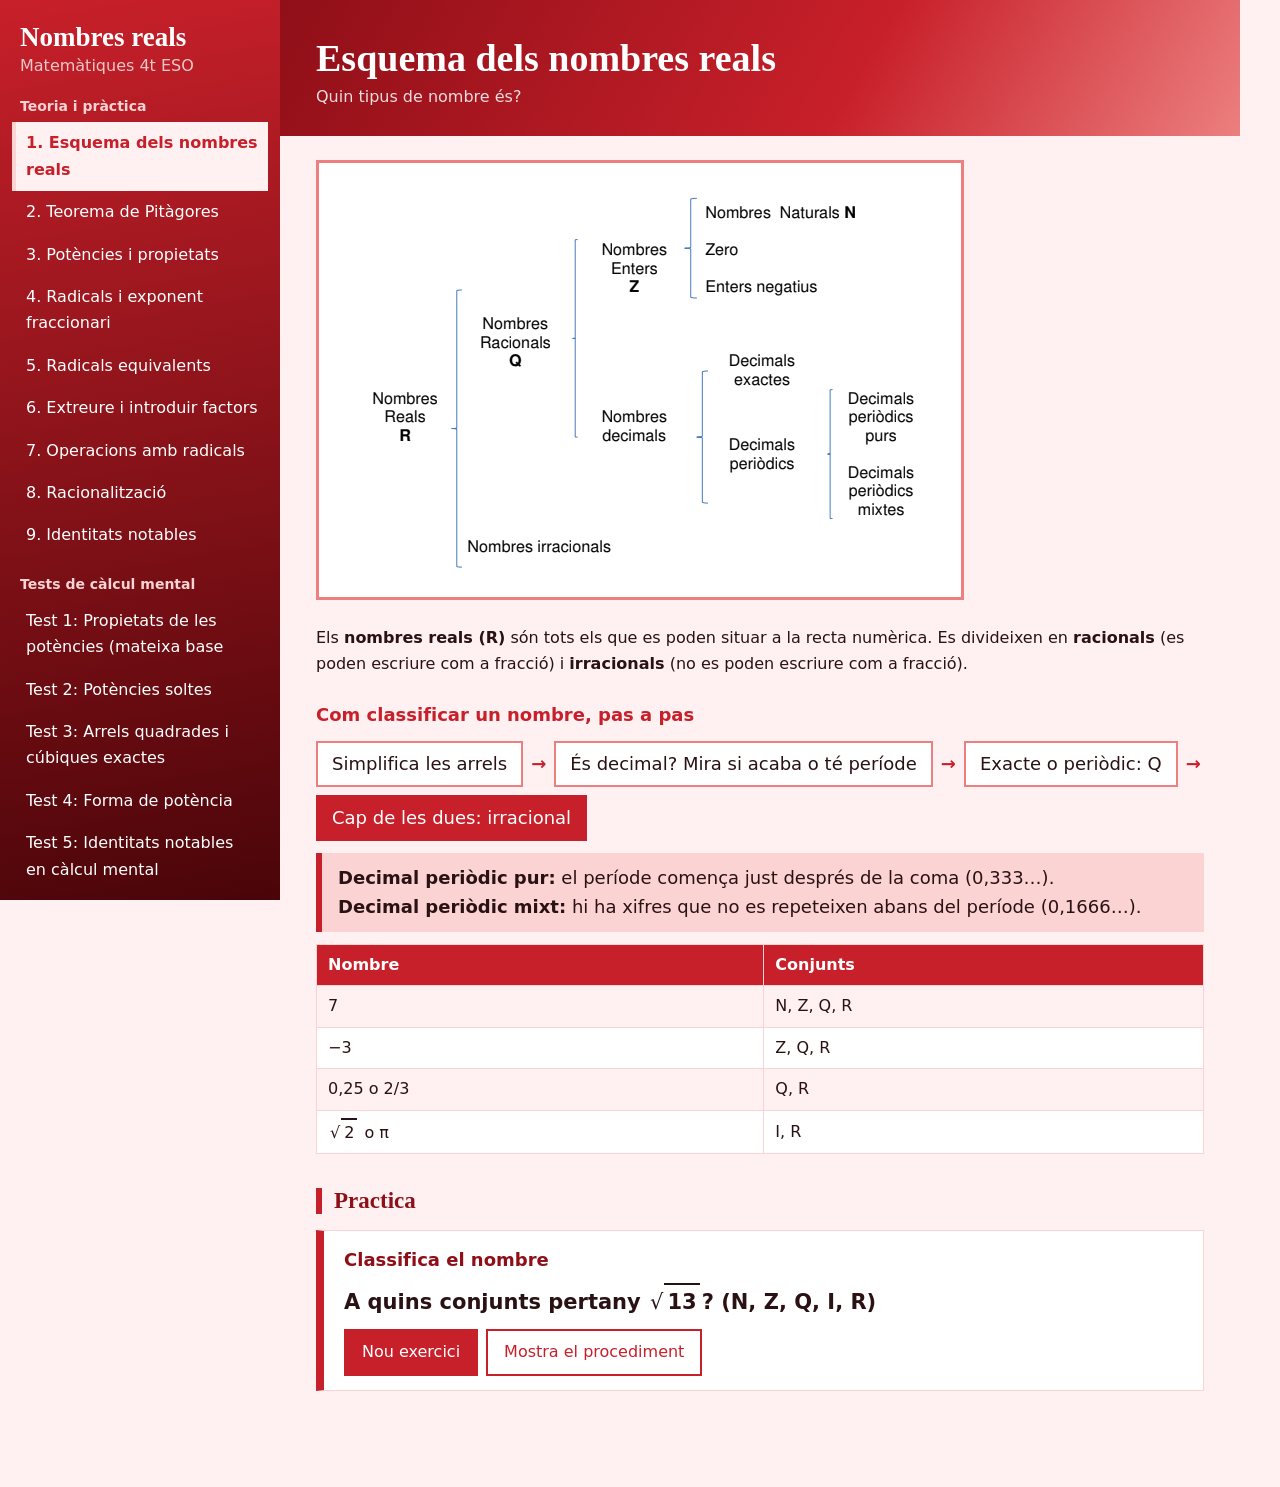
<file: index.html>
<!DOCTYPE html>
<html lang="ca"><head><meta charset="UTF-8"><meta name="viewport" content="width=device-width,initial-scale=1"><title>Matemàtiques 4t ESO - Nombres reals</title>
<style>
:root{--r1:#fff1f1;--r2:#fbd3d3;--r3:#ec7f7f;--r4:#c8202a;--r5:#8f0f18;--r6:#4a0509}
*{box-sizing:border-box}body{margin:0;display:flex;font:16px/1.65 "Segoe UI",system-ui,sans-serif;color:#2a1214;background:var(--r1)}
aside{width:280px;flex:none;background:linear-gradient(170deg,var(--r4),var(--r6));color:#fff;padding:22px 12px;position:sticky;top:0;height:100vh;overflow:auto}
aside h1{font:700 27px Georgia,serif;margin:0 8px}.sub{margin:0 8px 14px;opacity:.75}
nav h5{margin:16px 8px 4px;font-size:14px;color:var(--r2);font-weight:600}
nav button{display:block;width:100%;text-align:left;background:none;border:0;border-left:4px solid transparent;color:#fff;padding:8px 10px;font:inherit;cursor:pointer;transition:.2s}
nav button:hover{background:rgba(255,255,255,.14);padding-left:16px}nav button.on{background:var(--r1);color:var(--r4);border-left-color:var(--r2);font-weight:600}
main{flex:1;min-width:0;max-width:960px;padding:0 36px 80px}
.hero{margin:0 -36px 24px;padding:36px 36px 26px;background:linear-gradient(120deg,var(--r5),var(--r4) 60%,var(--r3));color:#fff;animation:in .5s}
.hero h2{font:700 38px Georgia,serif;margin:0}.hero p{margin:4px 0 0;opacity:.85}
h3{font:700 23px Georgia,serif;color:var(--r5);margin:34px 0 8px;padding-left:12px;border-left:6px solid var(--r4)}
h4{color:var(--r4);margin:22px 0 4px;font-size:18px}
.th>*,.card{animation:in .45s both}.th>*:nth-child(2){animation-delay:.06s}.th>*:nth-child(3){animation-delay:.12s}.th>*:nth-child(n+4){animation-delay:.18s}
@keyframes in{from{opacity:0;transform:translateY(14px)}}
.box{background:var(--r2);border-left:6px solid var(--r4);padding:10px 16px;margin:12px 0;font-size:18px}
.ex{background:#fff;border:1px solid var(--r2);border-top:4px solid var(--r3);padding:8px 16px;margin:12px 0}.ex ol{margin:6px 0;padding-left:22px}.exq{font-weight:600;font-size:18px;color:var(--r5)}
.flow{display:flex;flex-wrap:wrap;align-items:center;gap:8px;margin:12px 0;font-size:18px}.flow span{background:#fff;border:2px solid var(--r3);padding:6px 14px}.flow span:last-child{background:var(--r4);color:#fff;border-color:var(--r4)}.flow em{color:var(--r4);font-style:normal;font-weight:700}
table{border-collapse:collapse;margin:12px 0;background:#fff;width:100%}td,th{border:1px solid var(--r2);padding:7px 11px}th{background:var(--r4);color:#fff;text-align:left}tr:nth-child(even) td{background:var(--r1)}
.figs{display:flex;flex-wrap:wrap;gap:14px}.figs figure{margin:0;background:#fff;border:1px solid var(--r2);padding:8px;text-align:center;flex:1;min-width:210px}figcaption{font-size:14px;color:var(--r5)}
svg text{font:700 15px Georgia,serif;fill:var(--r6)}img.sch{max-width:100%;border:3px solid var(--r3);background:#fff}
.card{background:#fff;border:1px solid var(--r2);border-left:8px solid var(--r4);padding:14px 20px;margin:16px 0}.card h4{margin:0 0 4px;color:var(--r5)}
.q{font-size:21px;margin:8px 0;font-weight:600}.ans ol{margin:8px 0;padding-left:22px}.ans li{animation:in .4s both}.ans li:nth-child(2){animation-delay:.15s}.ans li:nth-child(3){animation-delay:.3s}.ans li:nth-child(n+4){animation-delay:.45s}
.fin{background:var(--r4);color:#fff;padding:8px 14px;margin-top:8px;font-weight:600;font-size:18px}
.bt{display:flex;gap:8px;flex-wrap:wrap;margin-top:10px}.bt button,.tb{padding:8px 16px;font:inherit;cursor:pointer;border:2px solid var(--r4);transition:.2s}.b1,.tb{background:var(--r4);color:#fff}.b2{background:#fff;color:var(--r4)}.bt button:hover,.tb:hover{transform:translateY(-2px);box-shadow:0 4px 0 var(--r6)}
button:focus-visible,input:focus-visible{outline:3px solid #000;outline-offset:2px}
.test ol{padding-left:28px}.test li{margin:12px 0;font-size:19px;padding:4px 8px;border-left:5px solid transparent}.test li.ok{border-color:#1f7a3a;background:#e6f5ea}.test li.ko{border-color:var(--r4);background:var(--r2)}
.test input{width:76px;font:inherit;padding:3px 6px;border:2px solid var(--r4);margin:0 3px}.sc{font:700 24px Georgia,serif;color:var(--r5);margin:10px 0}
.rd{display:inline-flex;align-items:baseline;margin:0 2px}.rd i{font-size:.62em;font-style:normal;position:relative;top:-.5em;margin-right:-1px}.rd b{font-weight:400}.ov{border-top:2px solid currentColor;padding:0 3px;margin-left:1px}
.fr{display:inline-flex;flex-direction:column;text-align:center;vertical-align:middle;margin:0 4px;font-size:.95em;line-height:1.3}.fr>span:first-child{border-bottom:2px solid currentColor;padding:0 5px}
@media(max-width:800px){body{display:block}aside{width:auto;height:auto;position:static}nav{display:flex;flex-wrap:wrap}nav button{width:auto}main{padding:0 16px 60px}.hero{margin:0 -16px 20px;padding:24px 16px}}
@media(prefers-reduced-motion:reduce){*{animation:none!important;transition:none!important}}
</style></head><body>
<aside><h1>Nombres reals</h1><p class="sub">Matemàtiques 4t ESO</p><nav id="nav"></nav></aside><main id="main"></main>
<script>
const R=(a,b)=>Math.floor(Math.random()*(b-a+1))+a,P=a=>a[R(0,a.length-1)];
const sp=(a,e)=>e===1?''+a:a+'<sup>'+e+'</sup>';
const r=(n,x)=>`<span class="rd">${n!=2?'<i>'+n+'</i>':''}<b>√</b><span class="ov">${x}</span></span>`;
const f=(a,b)=>`<span class="fr"><span>${a}</span><span>${b}</span></span>`;
const gcd=(a,b)=>b?gcd(b,a%b):Math.abs(a),lcm=(a,b)=>a*b/gcd(a,b),dc=x=>x.toFixed(2).replace('.',',');
const fac=N=>{const F={};for(let p=2;p*p<=N;p++)while(N%p==0){F[p]=(F[p]||0)+1;N/=p}if(N>1)F[N]=(F[N]||0)+1;return F};
const fs=F=>Object.keys(F).map(p=>sp(p,F[p])).join(' · ');
const simp=(n,N)=>{const F=fac(N);let k=1,m=1;for(const p in F){k*=Math.pow(p,Math.floor(F[p]/n));m*=Math.pow(p,F[p]%n)}return[k,m]};
const T=(k,n,m)=>{const c=Math.abs(k),s=k<0?'−':'';return m==1?s+c:s+(c==1?'':c)+r(n,m)};
const res=(a,b,m)=>{let s=a?(a<0?'−'+(-a):''+a):'';if(b){const c=Math.abs(b);s+=(s?(b<0?' − ':' + '):(b<0?'−':''))+(c==1?'':c)+r(2,m)}return s||'0'};
const fr=(n,d)=>d==1?n:f(n,d),nm=x=>String(x).replace('-','−');
const sq=s=>{const[k,m]=simp(2,s);return m==1?''+k:T(k,2,m)+' ≈ '+dc(Math.sqrt(s))};
const lin=(c1,m1,c2,m2)=>(c1<0?'−':'')+(Math.abs(c1)==1?'':Math.abs(c1))+r(2,m1)+(c2<0?' − ':' + ')+(Math.abs(c2)==1?'':Math.abs(c2))+r(2,m2);

const CL=[['12',0,'Nombre natural.'],['0',1,'El zero no és natural en aquest esquema: és enter.'],['−4',1,'Enter negatiu.'],['0,25',2,'Decimal exacte: 0,25 = 1/4.'],['π',3,'Infinits decimals no periòdics.'],['2,71828… (e)',3,'Infinits decimals no periòdics.']];
const SETS=[['N','Z','Q','R'],['Z','Q','R'],['Q','R'],['I (irracional)','R']];
const cls=()=>{const t=R(0,4);let x,l,rs;
if(t==0)[x,l,rs]=P(CL);
else if(t==1){const N=P([2,3,5,6,7,8,10,11,12,13,14,15,17,18,19,20,21,22,23,24,26,27,28,29,30]);x=r(2,N);l=3;rs=`${r(2,N)} no és una arrel exacta: infinits decimals sense període.`}
else if(t==2){const k=R(2,15),n=Math.random()<.4;x=(n?'−':'')+r(2,k*k);l=n?1:0;rs=`${r(2,k*k)} = ${k}, així que ${n?'és un enter negatiu':'és natural'}.`}
else if(t==3){const q=R(3,9);x=f(R(1,q-1),q);l=2;rs='És una fracció de dos enters: racional.'}
else{const d=R(1,9),e=R(1,9),mx=Math.random()<.5;x=mx?`0,${d}${e}${e}${e}…`:`0,${d}${e}${d}${e}${d}${e}…`;l=2;rs=mx?'Decimal periòdic mixt (hi ha una part no periòdica abans del període): racional.':'Decimal periòdic pur: racional.'}
return{q:'A quins conjunts pertany <b>'+x+'</b>? (N, Z, Q, I, R)',st:['Simplifica si és una arrel exacta, i mira si és fracció, decimal o irracional.',rs],a:SETS[l].join(', ')}};

const pit=()=>{const t=R(0,4);
if(t==0){const a=R(2,12),b=R(2,12),s=a*a+b*b;return{q:`Triangle rectangle amb catets <b>a = ${a}</b> i <b>b = ${b}</b>. Calcula la hipotenusa.`,st:['h² = a² + b²',`h² = ${sp(a,2)} + ${sp(b,2)} = ${a*a} + ${b*b} = ${s}`,`h = ${r(2,s)}`],a:'h = '+sq(s)}}
if(t==1){const h=R(6,15),a=R(2,h-1),s=h*h-a*a;return{q:`Triangle rectangle amb hipotenusa <b>h = ${h}</b> i un catet <b>a = ${a}</b>. Calcula l'altre catet.`,st:['Aïllem el catet: b² = h² − a²',`b² = ${sp(h,2)} − ${sp(a,2)} = ${h*h} − ${a*a} = ${s}`,`b = ${r(2,s)}`],a:'b = '+sq(s)}}
if(t==2){const D=2*R(3,9),d=2*R(3,9),s=(D/2)**2+(d/2)**2,x=Math.sqrt(s);return{q:`Un rombe té diagonals de <b>${D}</b> i <b>${d}</b>. Calcula'n el perímetre.`,st:['Les diagonals es tallen en angle recte i es divideixen per la meitat: apareix un triangle rectangle amb catets D/2 i d/2.',`Catets: ${D}/2 = ${D/2} i ${d}/2 = ${d/2}`,`Costat: x² = ${sp(D/2,2)} + ${sp(d/2,2)} = ${s}, x = ${r(2,s)} ≈ ${dc(x)}`,'Perímetre = 4 · x'],a:'P = 4 · '+sq(s)+' ≈ '+dc(4*x)}}
if(t==3){const l=R(5,20),w=R(2,l-1),s=l*l+w*w;return{q:`Un rectangle fa <b>${l}</b> de llarg i <b>${w}</b> d'ample. Quant mesura la diagonal?`,st:['La diagonal divideix el rectangle en dos triangles rectangles: és la hipotenusa.',`d² = ${sp(l,2)} + ${sp(w,2)} = ${s}`,`d = ${r(2,s)}`],a:'d = '+sq(s)}}
const b=2*R(2,8),s=R(b/2+1,b/2+8),h2=s*s-(b/2)**2;return{q:`Un triangle isòsceles té base <b>${b}</b> i costats iguals de <b>${s}</b>. Calcula'n l'altura.`,st:['L\'altura el divideix en dos triangles rectangles amb base b/2.',`h² = ${sp(s,2)} − ${sp(b/2,2)} = ${s*s} − ${(b/2)**2} = ${h2}`,`h = ${r(2,h2)}`],a:'h = '+sq(h2)}};

const pot=()=>{const t=R(0,4);
if(t==0){const b=R(2,5),e=R(2,5),n=Math.random()<.6,B=n?`(−${b})`:''+b;return{q:`Calcula ${B}<sup>${e}</sup>`,st:[`${B}<sup>${e}</sup> = ${Array(e).fill(B).join(' · ')}`,n?`Base negativa: exponent ${e%2?'senar, resultat negatiu':'parell, resultat positiu'}.`:'Base positiva: resultat positiu.'],a:nm(Math.pow(n?-b:b,e))}}
if(t==1){let p,q;do{p=R(1,4);q=R(2,5)}while(gcd(p,q)>1);const e=R(2,4),n=Math.random()<.5,ng=n&&e%2;return{q:`Calcula (${n?'−':''}${f(p,q)})<sup>${e}</sup>`,st:['(a/b)ⁿ = aⁿ/bⁿ',`Signe: ${ng?'negatiu (base negativa i exponent senar)':'positiu'}`,`${sp(p,e)} = ${p**e} i ${sp(q,e)} = ${q**e}`],a:(ng?'−':'')+f(p**e,q**e)}}
if(t==2){const a=P([2,3,5]),n=R(2,5),m=n+R(1,4);return Math.random()<.5?{q:`Simplifica: ${sp(a,m)} · ${sp(a,n)}`,st:['Mateixa base: se sumen els exponents.',`${m} + ${n} = ${m+n}`],a:`${sp(a,m+n)} = ${a**(m+n)}`}:{q:`Simplifica: ${sp(a,m)} : ${sp(a,n)}`,st:['Mateixa base: es resten els exponents.',`${m} − ${n} = ${m-n}`],a:`${sp(a,m-n)} = ${a**(m-n)}`}}
if(t==3){const a=P([2,3,5]),m=R(2,4),n=R(2,3);return{q:`Simplifica: (${sp(a,m)})<sup>${n}</sup>`,st:['Potència d\'una potència: es multipliquen els exponents.',`${m} · ${n} = ${m*n}`],a:sp(a,m*n)}}
const a=R(2,5),n=R(2,3);return{q:`Escriu amb exponent positiu i calcula: ${sp(a,-n).replace('-','−')}`,st:['a⁻ⁿ = 1/aⁿ',`${sp(a,n)} = ${a**n}`],a:f(1,a**n)}};

const exf=()=>{const t=R(0,2),a=P([2,3,5,7]),n=R(2,5),m=R(1,4),g=gcd(m,n);
if(t==0)return{q:'Expressa amb exponent fraccionari: '+r(n,sp(a,m)),st:['ⁿ√(aᵐ) = a<sup>m/n</sup>: l\'exponent del radicand va al numerador i l\'índex al denominador.',`n = ${n}, m = ${m}`,g>1?`Simplifiquem ${m}/${n} = ${m/g}/${n/g}`:'La fracció ja és irreductible.'],a:`${a}<sup>${m/g}/${n/g}</sup>`};
if(t==1)return{q:`Expressa com a radical: ${a}<sup>${m}/${n}</sup>`,st:['a<sup>m/n</sup> = ⁿ√(aᵐ)','El denominador és l\'índex i el numerador l\'exponent del radicand.'],a:r(n,sp(a,m))};
const b=P([2,3,4,5]),k=P([2,3]),e=R(1,3);return{q:`Calcula: ${Math.pow(b,k)}<sup>${e}/${k}</sup>`,st:[`Descomposem la base: ${Math.pow(b,k)} = ${sp(b,k)}`,`(${sp(b,k)})<sup>${e}/${k}</sup> = ${b}<sup>${k}·${e}/${k}</sup> = ${sp(b,e)}`],a:''+Math.pow(b,e)}};

const eqv=()=>{const t=R(0,2);
if(t==0){const a=P([2,3,5,7]),g=R(2,3),n=g*P([2,3]),m=g*R(1,3),k=gcd(n,m);return{q:`Simplifica el radical: ${r(n,sp(a,m))}`,st:[`mcd(${n}, ${m}) = ${k}`,`Dividim índex i exponent entre ${k}: ${n}/${k} = ${n/k} i ${m}/${k} = ${m/k}`],a:r(n/k,sp(a,m/k))}}
if(t==1){const i=P([2,3,4]),j=P([3,4,6].filter(v=>v!=i)),x=P([2,3,5]),y=P([2,3,5,7]),L=lcm(i,j);return{q:`Redueix a índex comú: ${r(i,x)} i ${r(j,y)}`,st:[`mcm(${i}, ${j}) = ${L}`,`Primer radical: multipliquem índex i exponent per ${L/i}`,`Segon radical: multipliquem índex i exponent per ${L/j}`],a:`${r(L,sp(x,L/i))} i ${r(L,sp(y,L/j))}`}}
const a=P([2,3,5,7]),n=R(2,4),m=R(1,3),k=R(2,3);return{q:`Escriu un radical equivalent a ${r(n,sp(a,m))} d'índex ${n*k}`,st:[`Multipliquem l'índex per ${k}: ${n}·${k} = ${n*k}`,`Multipliquem l'exponent pel mateix nombre: ${m}·${k} = ${m*k}`],a:r(n*k,sp(a,m*k))}};

const ext=()=>{const t=R(0,3);
if(t<2){const n=t?3:2,k=R(2,7),m=P([2,3,5,6,7]),N=Math.pow(k,n)*m,[kk,mm]=simp(n,N);return{q:`Extreu factors: ${r(n,N)}`,st:[`Factoritzem: ${N} = ${fs(fac(N))}`,`Cada factor surt de l'arrel dividint el seu exponent entre l'índex (${n}).`,'Els factors que no arriben a l\'índex es queden dins.'],a:T(kk,n,mm)}}
if(t==2){const n=P([2,3]),k=R(2,6),m=P([2,3,5,6,7]);return{q:`Introdueix dins de l'arrel: ${k}${r(n,m)}`,st:[`El factor ${k} entra elevat a l'índex: ${sp(k,n)} = ${Math.pow(k,n)}`,`Multipliquem pel radicand: ${Math.pow(k,n)} · ${m} = ${Math.pow(k,n)*m}`],a:r(n,Math.pow(k,n)*m)}}
const k=R(2,4),m=R(2,4),a=R(2,5),N=k*k*m;return{q:`Extreu factors: ${r(2,sp(a,3)+' · '+N)}`,st:[`Factoritzem: ${N} = ${fs(fac(N))}`,`Agrupem tot el radicand: ${sp(a,3)} · ${fs(fac(N))}`,'Traiem de l\'arrel tot el que es pot.'],a:'Treu '+a+'·'+k+' = '+a*k+' i la resta es queda dins: '+(()=>{const[q1,m1]=simp(2,Math.pow(a,3)*N);return T(q1,2,m1)})()}};

const ops=()=>{const t=R(0,6);
if(t==0){const m=P([2,3,5,7]),c=R(2,3),ts=[];let tot=0;for(let i=0;i<c;i++)ts.push({p:R(1,4),k:R(1,6),s:i?P([1,-1]):1});
const q=ts.map((x,i)=>(i?(x.s>0?' + ':' − '):'')+(x.p>1?x.p:'')+r(2,x.k*x.k*m)).join('');const st=[];
ts.forEach(x=>{const N=x.k*x.k*m;tot+=x.s*x.p*x.k;st.push(`${r(2,N)} = ${r(2,fs(fac(N)))} = ${T(x.k,2,m)}; amb el coeficient: ${x.p} · ${x.k} = ${x.p*x.k}`)});
st.push('Tots els radicals són semblants: sumem els coeficients.','Coeficients: '+ts.map((x,i)=>(i?(x.s>0?' + ':' − '):'')+x.p*x.k).join('')+' = '+nm(tot));return{q:'Calcula extraient factors: '+q,st,a:tot==0?'0':T(tot,2,m)}}
if(t==1){const x=R(2,12),y=R(2,12),[k,m]=simp(2,x*y);return{q:`Calcula: ${r(2,x)} · ${r(2,y)}`,st:['Mateix índex: √a · √b = √(a·b)',`${r(2,x)} · ${r(2,y)} = ${r(2,x*y)}`,'Extraiem factors si és possible.'],a:T(k,2,m)}}
if(t==2){const a=R(2,4),b=R(2,4),x=R(2,8),y=R(2,8),[k,m]=simp(2,x*y);return{q:`Calcula: ${a}${r(2,x)} · ${b}${r(2,y)}`,st:['Multipliquem coeficients entre ells i radicals entre ells.',`${a}·${b} = ${a*b} i ${r(2,x)}·${r(2,y)} = ${r(2,x*y)}`,`Extraiem factors: ${r(2,x*y)} = ${T(k,2,m)}`],a:T(a*b*k,2,m)}}
if(t==3){const y=P([2,3,5]),k=R(2,6),x=k*k*y;return{q:`Calcula: ${f(r(2,x),r(2,y))}`,st:['Mateix índex: √a / √b = √(a/b)',`${x} : ${y} = ${k*k}`,`${r(2,k*k)} = ${k}`],a:''+k}}
if(t==4){const a=P([2,3,5]),b=P([2,3,5]);return{q:`Calcula: ${r(2,a)} · ${r(3,b)}`,st:['Índexs diferents: reduïm a índex comú, mcm(2, 3) = 6.',`${r(2,a)} = ${r(6,sp(a,3))} i ${r(3,b)} = ${r(6,sp(b,2))}`,`${r(6,sp(a,3))} · ${r(6,sp(b,2))} = ${r(6,a**3*b**2)}`],a:r(6,a**3*b**2)}}
if(t==5){const a=P([2,3,5,7]);return Math.random()<.5?{q:`Simplifica: ${r(2,r(3,a))}`,st:['Arrel d\'una arrel: es multipliquen els índexs.','2 · 3 = 6'],a:r(6,a)}:{q:`Simplifica: ${r(3,r(2,a))}`,st:['Arrel d\'una arrel: es multipliquen els índexs.','3 · 2 = 6'],a:r(6,a)}}
const a=P([2,3,5,7]);return{q:`Calcula: (${r(2,a)})<sup>3</sup>`,st:[`(${r(2,a)})³ = ${r(2,a)} · ${r(2,a)} · ${r(2,a)}`,`${r(2,a)} · ${r(2,a)} = ${a}`,`${a} · ${r(2,a)}`],a:a+r(2,a)}};

const rac=()=>{const t=R(0,3);
if(t==0){const a=R(1,9),b=P([2,3,5,6,7,10]),g=gcd(a,b),A=a/g,B=b/g;return{q:`Racionalitza: ${f(a,r(2,b))}`,st:[`Multipliquem numerador i denominador per ${r(2,b)}`,`${f(a+' · '+r(2,b),r(2,b)+' · '+r(2,b))} = ${f(a+r(2,b),b)}`,g>1?`Simplifiquem dividint entre ${g}`:'No es pot simplificar més.'],a:fr((A==1?'':A)+r(2,b),B)}}
if(t==1){const a=R(1,9),c=R(2,6),d=P([2,3,5,7]),s=P([1,-1]);let A=a*c,B=-a*s,D=c*c-d;if(D<0){A=-A;B=-B;D=-D}const g=gcd(gcd(A,B),D);return{q:`Racionalitza: ${f(a,c+(s>0?' + ':' − ')+r(2,d))}`,st:[`Multipliquem pel conjugat: ${c} ${s>0?'−':'+'} ${r(2,d)}`,`Denominador: (a + b)(a − b) = a² − b² → ${sp(c,2)} − ${d} = ${c*c-d}`,`Numerador: ${a}·(${c} ${s>0?'−':'+'} ${r(2,d)}) = ${res(a*c,-a*s,d)}`,g>1?`Simplifiquem dividint entre ${g}`:'Mirem si es pot simplificar.'],a:fr(res(A/g,B/g,d),D/g)}}
if(t==2){const n=P([3,4,5]),m=R(1,n-1),x=P([2,3,5]),a=R(1,9),c=a%x==0?a/x:a,den=a%x==0?1:x;return{q:`Racionalitza: ${f(a,r(n,sp(x,m)))}`,st:[`Multipliquem pel radical que completa l'exponent fins a ${n}: ${r(n,sp(x,n-m))}`,`Denominador: ${r(n,sp(x,m))} · ${r(n,sp(x,n-m))} = ${r(n,sp(x,n))} = ${x}`,`Numerador: ${a} · ${r(n,sp(x,n-m))}`],a:fr((c==1?'':c)+r(n,sp(x,n-m)),den)}}
let b,c;do{b=P([2,3,5,6,7,10]);c=P([2,3,5,6,7,10])}while(b==c);const a=R(1,6),s=P([1,-1]);let c1=a,c2=-s*a,D=b-c;if(D<0){c1=-c1;c2=-c2;D=-D}const g=gcd(gcd(c1,c2),D);
return{q:`Racionalitza: ${f(a,r(2,b)+(s>0?' + ':' − ')+r(2,c))}`,st:[`Conjugat: ${r(2,b)} ${s>0?'−':'+'} ${r(2,c)}`,`Denominador: (√${b})² − (√${c})² = ${b} − ${c} = ${b-c}`,`Numerador: ${a}·(${r(2,b)} ${s>0?'−':'+'} ${r(2,c)})`],a:fr(lin(c1/g,b,c2/g,c),D/g)}};

const tm=([c,m])=>m==1?''+c:(c>1?c:'')+r(2,m);
const idn=(t,p)=>{p=p||{};if(t==null)t=R(0,2);let A=p.A,B=p.B;
if(!A){const rad=()=>[P([1,1,2,3]),P([2,3,5,6,7])],it=()=>[R(2,7),1],k=R(0,2);A=k==2?it():rad();B=k==0?it():rad();if(k==1&&A[1]==B[1])B[1]=A[1]==2?3:2}
const A2=A[0]**2*A[1],B2=B[0]**2*B[1];
if(t==2)return{q:`(${tm(A)} + ${tm(B)})(${tm(A)} − ${tm(B)})`,st:['Suma per diferència: (a + b)(a − b) = a² − b²',`a² = (${tm(A)})² = ${A2}`,`b² = (${tm(B)})² = ${B2}`,`${A2} − ${B2}`],a:nm(A2-B2)};
const s=t==0?1:-1,[k,mm]=simp(2,A[1]*B[1]),cr=2*A[0]*B[0]*k,sg=s>0?'+':'−';
return{q:`(${tm(A)} ${sg} ${tm(B)})²`,st:[`(a ${sg} b)² = a² ${sg} 2ab + b²`,`a² = (${tm(A)})² = ${A2}`,`2ab = 2 · ${tm(A)} · ${tm(B)} = ${mm==1?cr:res(0,cr,mm)}`,`b² = (${tm(B)})² = ${B2}`,'Agrupem els termes semblants.'],a:mm==1?nm(A2+B2+s*cr):res(A2+B2,s*cr,mm)}};
const idp=()=>{const b=P([2,3,5]),n=R(2,3),c=R(1,5),v=b**n,t=R(0,2),sg=t==1?'−':'+';
if(t==2)return{q:`(${sp(b,n)} + ${c})(${sp(b,n)} − ${c})`,st:['(a + b)(a − b) = a² − b²',`a² = (${sp(b,n)})² = ${sp(b,2*n)} = ${v*v}`,`b² = ${c*c}`],a:''+(v*v-c*c)};
return{q:`(${sp(b,n)} ${sg} ${c})²`,st:[`(a ${sg} b)² = a² ${sg} 2ab + b²`,`a² = (${sp(b,n)})² = ${sp(b,2*n)} = ${v*v} (potència d'una potència)`,`2ab = 2 · ${v} · ${c} = ${2*v*c}`,`b² = ${c*c}`],a:''+(v*v+(t==1?-1:1)*2*v*c+c*c)}};
const cm=()=>{if(Math.random()<.5){const t=R(2,9)*10,u=R(1,3),s=P([1,-1]),x=t+s*u;return{q:`Calcula mentalment ${x}²`,st:[`Escrivim ${x} = ${t} ${s>0?'+':'−'} ${u}`,`(${t} ${s>0?'+':'−'} ${u})² = ${t}² ${s>0?'+':'−'} 2·${t}·${u} + ${u}²`,`${t*t} ${s>0?'+':'−'} ${2*t*u} + ${u*u}`],a:''+x*x}}
const t=P([20,30,40,50,100]),k=R(1,5);return{q:`Calcula mentalment ${t-k} · ${t+k}`,st:['Suma per diferència: (a − b)(a + b) = a² − b²',`${t}² − ${k}² = ${t*t} − ${k*k}`],a:''+(t*t-k*k)}};

/* ---------- tests ---------- */
const I='@',pw=(a,e)=>sp(a,e);
const TA=[()=>{const a=P([2,3,5,7]),m=R(1,6),n=R(1,6);return[`${pw(a,m)} · ${pw(a,n)} = ${pw(a,I)}`,m+n]},()=>{const a=P([2,3,5,7]),n=R(1,5),m=n+R(1,5);return[`${pw(a,m)} : ${pw(a,n)} = ${pw(a,I)}`,m-n]},()=>{const a=P([2,3,5,7]),m=R(2,5),n=R(2,4);return[`(${pw(a,m)})<sup>${n}</sup> = ${pw(a,I)}`,m*n]},()=>{const a=R(2,5),b=a+R(1,3),n=R(2,5);return[`${pw(a,n)} · ${pw(b,n)} = (${I})<sup>${n}</sup>`,a*b]},()=>{const b=R(2,5),k=R(2,4),n=R(2,5);return[`${pw(b*k,n)} : ${pw(b,n)} = (${I})<sup>${n}</sup>`,k]},()=>{const a=R(1,5),b=a+R(1,3),n=R(2,5);return[`(${f(a,b)})<sup>${n}</sup> = ${f(pw(a,n),pw(b,I))}`,n]},()=>{const a=R(2,4),b=R(5,7),n=R(2,3);return[`(${f(a,b)})<sup>${n}</sup> = ${f(I,b**n)}`,a**n]},()=>{const a=R(2,9),n=R(2,3);return Math.random()<.5?[`${pw(a,0)} = ${I}`,1]:[`${pw(a,'−'+n)} = ${f(1,pw(a,I))}`,n]}];
const TB=[()=>{const a=R(2,5),n=R(2,5);if(a**n>700)return TB[0]();const g=Math.random()<.3&&n%2;return[`${g?'(−'+a+')':a}<sup>${n}</sup> = ${I}`,g?-(a**n):a**n]},()=>{const a=P([2,3,5]),n=R(2,5),m=R(1,4);return[`${a}<sup>${m}/${n}</sup> = ${r(n,pw(a,I))}`,m]},()=>{const a=P([2,3,5]),n=R(2,5),m=R(1,4);return[`${r(n,pw(a,m))} = ${a}<sup>${I}/${n}</sup>`,m]},()=>{const a=P([2,3,5]),n=R(2,5),m=R(1,4);return[`${r(n,pw(a,m))} = ${a}<sup>${m}/${I}</sup>`,n]},()=>{let n1,m1;do{n1=R(2,4);m1=R(2,5)}while(gcd(n1,m1)>1);const g=R(2,3),a=P([2,3,5]);return[`${r(n1*g,pw(a,m1*g))} = ${r(n1,pw(a,I))}`,m1]},()=>{const a=R(2,12);return[`${r(2,pw(a,2))} = ${I}`,a]},()=>{const n=P([2,3]),b=R(2,n==3?5:6);return[`${b**n}<sup>1/${n}</sup> = ${I}`,b]},()=>{const a=P([2,3,5,7]);return[`${a}<sup>1/2</sup> = ${r(2,I)}`,a]}];
const TC=[()=>{const k=R(2,30);return[`${r(2,k*k)} = ${I}`,k]},()=>{const k=R(2,10);return[`${r(3,k**3)} = ${I}`,k]},()=>{const a=R(2,9),b=a+R(1,3);return[`${r(2,f(a*a,b*b))} = ${f(I,b)}`,a]},()=>{const a=R(2,15),b=R(2,15);return[`${r(2,a*a)} + ${r(2,b*b)} = ${I}`,a+b]},()=>{const a=R(2,12),b=R(2,9);return[`${r(2,a*a)} · ${r(2,b*b)} = ${I}`,a*b]},()=>{const a=R(2,30);return[`(${r(2,a*a-1+1+R(0,0))})<sup>2</sup> = ${I}`,a*a]},()=>{const a=R(10,30);return[`${r(2,a*a)} − ${r(2,R(2,9)**2)} = ${I}`,null]}].slice(0,6);
const TD=[()=>{const k=R(2,7),m=P([2,3,5,6,7]);return[`${r(2,k*k*m)} = ${k}${r(2,I)}`,m]},()=>{const k=R(2,7),m=P([2,3,5,6,7]);return[`${r(2,k*k*m)} = ${I}${r(2,m)}`,k]},()=>{const k=R(2,7),m=P([2,3,5,6,7]);return[`${k}${r(2,m)} = ${r(2,I)}`,k*k*m]},()=>{const k=R(2,4),m=P([2,3,5]);return[`${r(3,k**3*m)} = ${k}${r(3,I)}`,m]},()=>{const k=R(2,4),m=P([2,3,5]);return[`${k}${r(3,m)} = ${r(3,I)}`,k**3*m]},()=>{const a=P([2,3,5]),m=R(1,5);return[`${r(2,pw(a,m))} = ${a}<sup>${I}/2</sup>`,m]},()=>{const a=P([2,3,5]),n=R(2,5),m=R(1,4);return[`${a}<sup>${m}/${n}</sup> = ${r(n,pw(a,I))}`,m]}];
const TE=[()=>{const t=R(2,9)*10,u=R(1,2),x=t+P([1,-1])*u;return[`${x}² = ${I}`,x*x]},()=>{const t=P([20,30,40,50,100]),k=R(1,5);return[`${t-k} · ${t+k} = ${I}`,t*t-k*k]},()=>{const m=P([2,3,5,6,7,10]),k=R(1,4);return[`(${r(2,m)} + ${k})(${r(2,m)} − ${k}) = ${I}`,m-k*k]},()=>{const m=R(2,11),n=m+R(1,6);return[`(${r(2,n)} + ${r(2,m)})(${r(2,n)} − ${r(2,m)}) = ${I}`,n-m]},()=>{const a=R(2,9);return[`(${r(2,a*a+1)})<sup>2</sup> − 1 = ${I}`,a*a]}].map(g=>g);
const TESTS=[['Test 1: Propietats de les potències (mateixa base, mateix exponent, fraccions)',TA],['Test 2: Potències soltes, passar a arrel i simplificar',TB],['Test 3: Arrels quadrades i cúbiques exactes',TC.slice(0,5)],['Test 4: Forma de potència, arrel i extracció de factors',TD],['Test 5: Identitats notables en càlcul mental',TE]];
/*DOM*/
const IMG='[data-uri]',ex=(q,st,a)=>`<div class="ex"><div class="exq">${q}</div><ol>${st.map(s=>`<li>${s}</li>`).join('')}</ol>${a?`<div class="fin">${a}</div>`:''}</div>`;
const flow=(...a)=>`<div class="flow">${a.map(x=>`<span>${x}</span>`).join('<em>→</em>')}</div>`,exg=o=>ex(o.q,o.st,'Resultat: '+o.a);
const ids=[[[1,3],[5,1]],[[2,5],[3,1]],[[1,2],[1,7]]],idm=[[[4,1],[1,5]],[[3,2],[2,1]],[[1,10],[1,6]]],idd=[[[1,7],[2,1]],[[3,2],[1,1]],[[1,11],[1,3]]];
const idSec=(t,ti,fm,arr)=>`<h4>${ti}</h4><div class="box">${fm}</div><p>Tres exemples resolts amb aquesta identitat:</p>${arr.map(([A,B])=>exg(idn(t,{A,B}))).join('')}`;
const SVG=(w,h,c)=>`<svg viewBox="0 0 ${w} ${h}" width="100%" role="img">${c}</svg>`;
const SEC=[
{t:'Esquema dels nombres reals',s:'Quin tipus de nombre és?',th:`<img class="sch" alt="Esquema dels nombres reals" src="${IMG}">
<p>Els <b>nombres reals (R)</b> són tots els que es poden situar a la recta numèrica. Es divideixen en <b>racionals</b> (es poden escriure com a fracció) i <b>irracionals</b> (no es poden escriure com a fracció).</p>
<h4>Com classificar un nombre, pas a pas</h4>${flow('Simplifica les arrels','És decimal? Mira si acaba o té període','Exacte o periòdic: Q','Cap de les dues: irracional')}
<div class="box"><b>Decimal periòdic pur:</b> el període comença just després de la coma (0,333…).<br><b>Decimal periòdic mixt:</b> hi ha xifres que no es repeteixen abans del període (0,1666…).</div>
<table><tr><th>Nombre</th><th>Conjunts</th></tr><tr><td>7</td><td>N, Z, Q, R</td></tr><tr><td>−3</td><td>Z, Q, R</td></tr><tr><td>0,25 o 2/3</td><td>Q, R</td></tr><tr><td>${r(2,2)} o π</td><td>I, R</td></tr></table>`,g:[{n:'Classifica el nombre',f:cls}]},
{t:'Teorema de Pitàgores',s:'Triangles rectangles i problemes geomètrics',th:`<p>En un triangle <b>rectangle</b>, el quadrat de la hipotenusa (el costat oposat a l'angle recte, el més llarg) és la suma dels quadrats dels catets.</p>
<div class="box">h² = a² + b² &nbsp;&nbsp; h = ${r(2,'a² + b²')} &nbsp;&nbsp; a = ${r(2,'h² − b²')}</div>
<div class="figs"><figure>${SVG(220,170,'<polygon points="25,145 25,25 185,145" fill="#fbd3d3" stroke="#c8202a" stroke-width="3"/><path d="M25 128h17v17" fill="none" stroke="#4a0509" stroke-width="2"/><text x="6" y="90">a</text><text x="100" y="164">b</text><text x="112" y="76">h</text>')}<figcaption>Triangle rectangle: catets a i b, hipotenusa h</figcaption></figure>
<figure>${SVG(220,170,'<polygon points="110,10 200,85 110,160 20,85" fill="#fbd3d3" stroke="#c8202a" stroke-width="3"/><line x1="110" y1="10" x2="110" y2="160" stroke="#4a0509" stroke-dasharray="5"/><line x1="20" y1="85" x2="200" y2="85" stroke="#4a0509" stroke-dasharray="5"/><text x="116" y="55">d/2</text><text x="55" y="80">D/2</text><text x="150" y="40">x</text>')}<figcaption>Rombe: x² = (D/2)² + (d/2)²</figcaption></figure>
<figure>${SVG(220,170,'<rect x="15" y="25" width="190" height="115" fill="#fbd3d3" stroke="#c8202a" stroke-width="3"/><line x1="15" y1="140" x2="205" y2="25" stroke="#4a0509" stroke-width="2.5"/><text x="100" y="158">llarg l</text><text x="150" y="95">d</text><text x="22" y="90">ample</text>')}<figcaption>Rectangle: d = √(l² + a²)</figcaption></figure>
<figure>${SVG(220,170,'<rect x="15" y="25" width="190" height="115" fill="#fbd3d3" stroke="#c8202a" stroke-width="3"/><circle cx="110" cy="82" r="57" fill="#fff" stroke="#8f0f18" stroke-width="3"/><line x1="110" y1="25" x2="110" y2="140" stroke="#4a0509" stroke-dasharray="4"/><text x="118" y="86">diàmetre</text>')}<figcaption>Circumferència: L = π · d</figcaption></figure></div>
<h4>Com resoldre un problema</h4>${flow('Dibuixa la figura','Troba el triangle rectangle','Hipotenusa o catet?','Aplica la fórmula i extreu l\'arrel','Respon amb unitats')}
${ex('Exemple: catets 5 i 12',['h² = 5² + 12² = 25 + 144 = 169',`h = ${r(2,169)} = 13`],'h = 13')}
${ex('Exemple: hipotenusa 7 i catet 4',['b² = 7² − 4² = 49 − 16 = 33',`b = ${r(2,33)} ≈ 5,74`],'b ≈ 5,74')}
<div class="box">Camp Nou (105 m × 68 m): la diagonal és ${r(2,'105² + 68²')} = ${r(2,15649)} ≈ 125,10 m. La circumferència del porter (diàmetre 68 m) és π · 68 ≈ 213,63 m. Multiplica pel nombre de voltes i passa a km dividint entre 1000. Comprova a l'enunciat què inclou el circuit dels defenses.</div>`,g:[{n:'Problemes de Pitàgores',f:pit}]},
{t:'Potències i propietats',s:'Totes les regles, amb exemples',th:`<p>aⁿ = a · a · … · a (n factors). <b>a</b> és la base i <b>n</b> l'exponent.</p>
<table><tr><th>Propietat</th><th>Fórmula</th><th>Exemple</th></tr><tr><td>Producte, mateixa base</td><td>aᵐ · aⁿ = aᵐ⁺ⁿ</td><td>2³ · 2⁴ = 2⁷</td></tr><tr><td>Quocient, mateixa base</td><td>aᵐ : aⁿ = aᵐ⁻ⁿ</td><td>5⁶ : 5² = 5⁴</td></tr><tr><td>Potència d'una potència</td><td>(aᵐ)ⁿ = aᵐ·ⁿ</td><td>(3²)³ = 3⁶</td></tr><tr><td>Producte, mateix exponent</td><td>aⁿ · bⁿ = (a·b)ⁿ</td><td>2³ · 5³ = 10³</td></tr><tr><td>Quocient, mateix exponent</td><td>aⁿ : bⁿ = (a:b)ⁿ</td><td>6² : 3² = 2²</td></tr><tr><td>Fracció</td><td>(a/b)ⁿ = aⁿ/bⁿ</td><td>(2/3)³ = 8/27</td></tr><tr><td>Exponent 0 i negatiu</td><td>a⁰ = 1, a⁻ⁿ = 1/aⁿ</td><td>2⁻³ = 1/8</td></tr></table>
<div class="box"><b>Signes:</b> base negativa i exponent parell: positiu. Base negativa i exponent senar: negatiu. Compte: (−2)⁴ = 16, però −2⁴ = −16.<br>La suma i la resta de potències no tenen propietat: es calcula cada potència i després se sumen (2³ + 2² = 8 + 4 = 12).</div>
${ex('Exemple combinat: (2³ · 2⁵) : 2⁴',['Mateixa base: 2³ · 2⁵ = 2⁸','2⁸ : 2⁴ = 2⁴'],'2⁴ = 16')}${ex('Exemple: (3² · 3⁴)² ',['3² · 3⁴ = 3⁶','(3⁶)² = 3¹²'],'3¹²')}`,g:[{n:'Potències i propietats',f:pot}]},
{t:'Radicals i exponent fraccionari',s:'Arrel i potència són el mateix',th:`<div class="box" style="font-size:24px;text-align:center">${r('n',sp('a','m')).replace('<i>n</i>','<i>n</i>')} = a<sup>m/n</sup></div>
<p><b>n</b> és l'índex (va al denominador) i <b>m</b> l'exponent del radicand (va al numerador).</p>${flow(r(3,sp(5,2)),'5<sup>2/3</sup>')}${flow('7<sup>3/4</sup>',r(4,sp(7,3)))}
<h4>Resoldre una arrel exacta</h4>${flow(r(2,144),'Factoritzem: 2<sup>4</sup> · 3<sup>2</sup>','Dividim exponents entre 2: 2<sup>2</sup> · 3','12')}
${ex(`Calcula ${r(3,216)}`,['216 = 2³ · 3³',`${r(3,'2³ · 3³')} = 2 · 3`],'6')}
<ul><li>Índex parell d'un nombre negatiu: no és un nombre real.</li><li>Índex senar d'un negatiu: sí que existeix, ${r(3,'−8')} = −2.</li><li>(√a)² = a, i ${r(2,'a²')} = a.</li></ul>`,g:[{n:'Radical i exponent fraccionari',f:exf}]},
{t:'Radicals equivalents',s:'Simplificar i reduir a índex comú',th:`<p>Dos radicals són equivalents si valen el mateix. Es manté el valor si es multiplica (o es divideix) l'índex i l'exponent del radicand pel mateix nombre.</p><div class="box">${r('n',sp('a','m'))} = ${r('n·p',sp('a','m·p'))}</div>
<h4>Simplificar</h4>${flow(r(6,sp(2,4)),'mcd(6, 4) = 2','Dividim entre 2',r(3,sp(2,2)))}
<h4>Reduir a índex comú</h4>${ex(`Redueix ${r(2,3)} i ${r(3,2)}`,['mcm(2, 3) = 6',`${r(2,3)} = ${r(6,sp(3,3))} = ${r(6,27)}`,`${r(3,2)} = ${r(6,sp(2,2))} = ${r(6,4)}`],'Comparant: 27 > 4, per tant √3 > ∛2')}`,g:[{n:'Radicals equivalents',f:eqv}]},
{t:'Extreure i introduir factors',s:'Entra i surt de l\'arrel',th:`<h4>Extreure factors</h4>${flow('Descompon el radicand','Agrupa de n en n (n = índex)','Treu un factor per cada grup')}
${ex(`${r(2,72)}`,['72 = 2³ · 3²',`${r(2,'2³ · 3²')} = 2 · 3 · ${r(2,2)}`],`6${r(2,2)}`)}
${ex(`${r(3,54)}`,['54 = 2 · 3³',`${r(3,'2 · 3³')} = 3 · ${r(3,2)}`],`3${r(3,2)}`)}
${ex(`${r(2,200)}`,['200 = 2³ · 5²',`${r(2,'2³ · 5²')} = 2 · 5 · ${r(2,2)}`],`10${r(2,2)}`)}
<h4>Introduir factors</h4>${flow('El factor entra elevat a l\'índex','Es multiplica pel radicand')}
${ex(`3${r(2,2)}`,['3² = 9','9 · 2 = 18'],r(2,18))}${ex(`2${r(3,5)}`,['2³ = 8','8 · 5 = 40'],r(3,40))}`,g:[{n:'Extreu o introdueix factors',f:ext}]},
{t:'Operacions amb radicals',s:'Esquema complet i exemples',th:`<table><tr><th>Operació</th><th>Regla</th><th>Exemple</th></tr>
<tr><td>Suma i resta</td><td>Només radicals semblants: a${r(2,'m')} ± b${r(2,'m')} = (a ± b)${r(2,'m')}</td><td>3${r(2,2)} + 5${r(2,2)} = 8${r(2,2)}</td></tr>
<tr><td>Producte</td><td>${r(2,'a')} · ${r(2,'b')} = ${r(2,'a·b')}</td><td>${r(2,3)} · ${r(2,6)} = ${r(2,18)} = 3${r(2,2)}</td></tr>
<tr><td>Producte amb coeficients</td><td>a${r(2,'x')} · b${r(2,'y')} = ab${r(2,'xy')}</td><td>2${r(2,3)} · 5${r(2,2)} = 10${r(2,6)}</td></tr>
<tr><td>Quocient</td><td>${r(2,'a')} : ${r(2,'b')} = ${r(2,'a:b')}</td><td>${r(2,20)} : ${r(2,5)} = ${r(2,4)} = 2</td></tr>
<tr><td>Índexs diferents</td><td>Índex comú (mcm) i després operar</td><td>${r(2,2)} · ${r(3,3)} = ${r(6,8)} · ${r(6,9)} = ${r(6,72)}</td></tr>
<tr><td>Arrel d'una arrel</td><td>Es multipliquen els índexs</td><td>${r(2,r(3,5))} = ${r(6,5)}</td></tr>
<tr><td>Potència d'un radical</td><td>(${r(2,'a')})³ = a${r(2,'a')}</td><td>(${r(2,2)})³ = 2${r(2,2)}</td></tr></table>
<div class="box">Atenció: ${r(2,'a')} + ${r(2,'b')} no és ${r(2,'a + b')}.</div>
<h4>Exemples complets de sumes</h4>
${ex(`${r(2,8)} + ${r(2,162)}`,[`${r(2,8)} = ${r(2,'2³')} = 2${r(2,2)}`,`${r(2,162)} = ${r(2,'2 · 3⁴')} = 9${r(2,2)}`,`2${r(2,2)} + 9${r(2,2)}`],`11${r(2,2)}`)}
${ex(`4${r(2,72)} − 5${r(2,18)} + 3${r(2,8)}`,[`${r(2,72)} = 6${r(2,2)}, ${r(2,18)} = 3${r(2,2)}, ${r(2,8)} = 2${r(2,2)}`,`4·6${r(2,2)} − 5·3${r(2,2)} + 3·2${r(2,2)} = 24${r(2,2)} − 15${r(2,2)} + 6${r(2,2)}`,'24 − 15 + 6 = 15'],`15${r(2,2)}`)}`,g:[{n:'Operacions amb radicals',f:ops}]},
{t:'Racionalització',s:'Treure arrels del denominador',th:`<p>Racionalitzar és eliminar els radicals del denominador sense canviar el valor: es multiplica numerador i denominador pel mateix.</p>
<h4>Cas 1: arrel quadrada</h4><div class="box">${f('a',r(2,'b'))} = ${f('a'+r(2,'b'),'b')}</div>${ex(`${f(4,r(2,8))}`,[`Multipliquem per ${r(2,8)}: ${f(4+r(2,8),8)}`,`${r(2,8)} = 2${r(2,2)}: ${f('4 · 2'+r(2,2),8)}`],r(2,2)+' (simplificant)')}
<h4>Cas 2: arrel d'índex n</h4><div class="box">${f('a',r('n',sp('x','m')))} → multipliquem per ${r('n',sp('x','n−m'))}</div>${ex(`${f(5,r(3,sp(5,2)))}`,[`Multipliquem per ${r(3,5)} per completar l'exponent 3`,`${f(5+r(3,5),r(3,sp(5,3)))} = ${f(5+r(3,5),5)}`],r(3,5))}
<h4>Cas 3: binomi, amb el conjugat</h4><div class="box">${f('a',r(2,'b')+' + c')} → conjugat: ${r(2,'b')} − c, i (x + y)(x − y) = x² − y²</div>${ex(`${f(6,'2 − '+r(2,2))}`,[`Conjugat: 2 + ${r(2,2)}`,`Denominador: 2² − 2 = 2`,`Numerador: 6 · (2 + ${r(2,2)}) = 12 + 6${r(2,2)}`,`${f('12 + 6'+r(2,2),2)}`],`6 + 3${r(2,2)}`)}${ex(`${f(4,r(2,10)+' − '+r(2,8))}`,[`Conjugat: ${r(2,10)} + ${r(2,8)}`,'Denominador: 10 − 8 = 2',`Numerador: 4${r(2,10)} + 4${r(2,8)}`],`2${r(2,10)} + 2${r(2,8)} = 2${r(2,10)} + 4${r(2,2)}`)}`,g:[{n:'Racionalitza',f:rac}]},
{t:'Identitats notables',s:'Tres fórmules, nou exemples i aplicacions',th:`<p>Són productes que es desenvolupen directament. Amb radicals recorda que (${r(2,'m')})² = m i ${r(2,'m')} · ${r(2,'n')} = ${r(2,'mn')}.</p>
${idSec(0,'Cas 1: quadrat d\'una suma','(a + b)² = a² + 2ab + b²',ids)}${idSec(1,'Cas 2: quadrat d\'una diferència','(a − b)² = a² − 2ab + b²',idm)}${idSec(2,'Cas 3: suma per diferència','(a + b)(a − b) = a² − b²',idd)}
<h4>Aplicacions al càlcul mental</h4>${exg(cm())}${exg(cm())}
<h4>Amb potències</h4>${exg(idp())}`,g:[{n:'Desenvolupa identitats amb radicals',f:idn},{n:'Identitats amb potències',f:idp},{n:'Càlcul mental amb identitats',f:cm}]}];
function card(g){const d=document.createElement('div');d.className='card';d.innerHTML=`<h4>${g.n}</h4><div class="q"></div><div class="ans"></div><div class="bt"><button class="b1">Nou exercici</button><button class="b2">Mostra el procediment</button></div>`;let cur;const nw=()=>{cur=g.f();d.querySelector('.q').innerHTML=cur.q;d.querySelector('.ans').innerHTML=''};
d.querySelector('.b1').onclick=nw;d.querySelector('.b2').onclick=()=>{d.querySelector('.ans').innerHTML='<ol>'+cur.st.map(s=>'<li>'+s+'</li>').join('')+'</ol><div class="fin">Resposta: '+cur.a+'</div>'};nw();return d}
function test(gens){const d=document.createElement('div');d.className='test';let qs;const mk=()=>{qs=[];const seen={};for(let i=0;i<300&&qs.length<10;i++){const x=P(gens)();if(x[1]==null||seen[x[0]])continue;seen[x[0]]=1;qs.push(x)}
d.innerHTML='<ol>'+qs.map(x=>'<li>'+x[0].split(I).join('<input type="number" step="any" aria-label="Resposta">')+'<span></span></li>').join('')+'</ol><div class="bt"><button class="tb" id="ck">Corregeix</button><button class="tb" id="nw">Nou test</button></div><div class="sc"></div>';
d.querySelector('#nw').onclick=mk;d.querySelector('#ck').onclick=()=>{let ok=0;[...d.querySelectorAll('li')].forEach((li,i)=>{const v=li.querySelector('input').value,g=v!==''&&Math.abs(+v-qs[i][1])<1e-9;ok+=g;li.className=g?'ok':'ko';li.querySelector('span').textContent=g?'':'  Resposta: '+String(qs[i][1]).replace('-','−')});d.querySelector('.sc').textContent='Puntuació: '+ok+' de '+qs.length}};mk();return d}
const nav=document.getElementById('nav'),main=document.getElementById('main'),items=[];
function show(i){const it=items[i];main.innerHTML=`<div class="hero"><h2>${it.t}</h2><p>${it.s}</p></div>`;if(it.test){main.append(test(it.test))}else{main.insertAdjacentHTML('beforeend','<section class="th">'+it.th+'</section><h3>Practica</h3>');it.g.forEach(g=>main.append(card(g)))}
[...nav.querySelectorAll('button')].forEach((b,j)=>b.classList.toggle('on',j==i));scrollTo(0,0)}
nav.insertAdjacentHTML('beforeend','<h5>Teoria i pràctica</h5>');SEC.forEach(s=>items.push(s));
const tx=document.createElement('h5');
SEC.forEach((s,i)=>{const b=document.createElement('button');b.textContent=(i+1)+'. '+s.t;b.onclick=()=>show(i);nav.append(b)});
nav.insertAdjacentHTML('beforeend','<h5>Tests de càlcul mental</h5>');
TESTS.forEach(([t,g])=>{const i=items.length;items.push({t,s:'10 preguntes sense calculadora. Omple els buits i corregeix.',test:g});const b=document.createElement('button');b.textContent=t.split(':')[0]+': '+t.split(': ')[1].split(',')[0];b.onclick=()=>show(i);nav.append(b)});
show(0);
</script></body></html>
</file>
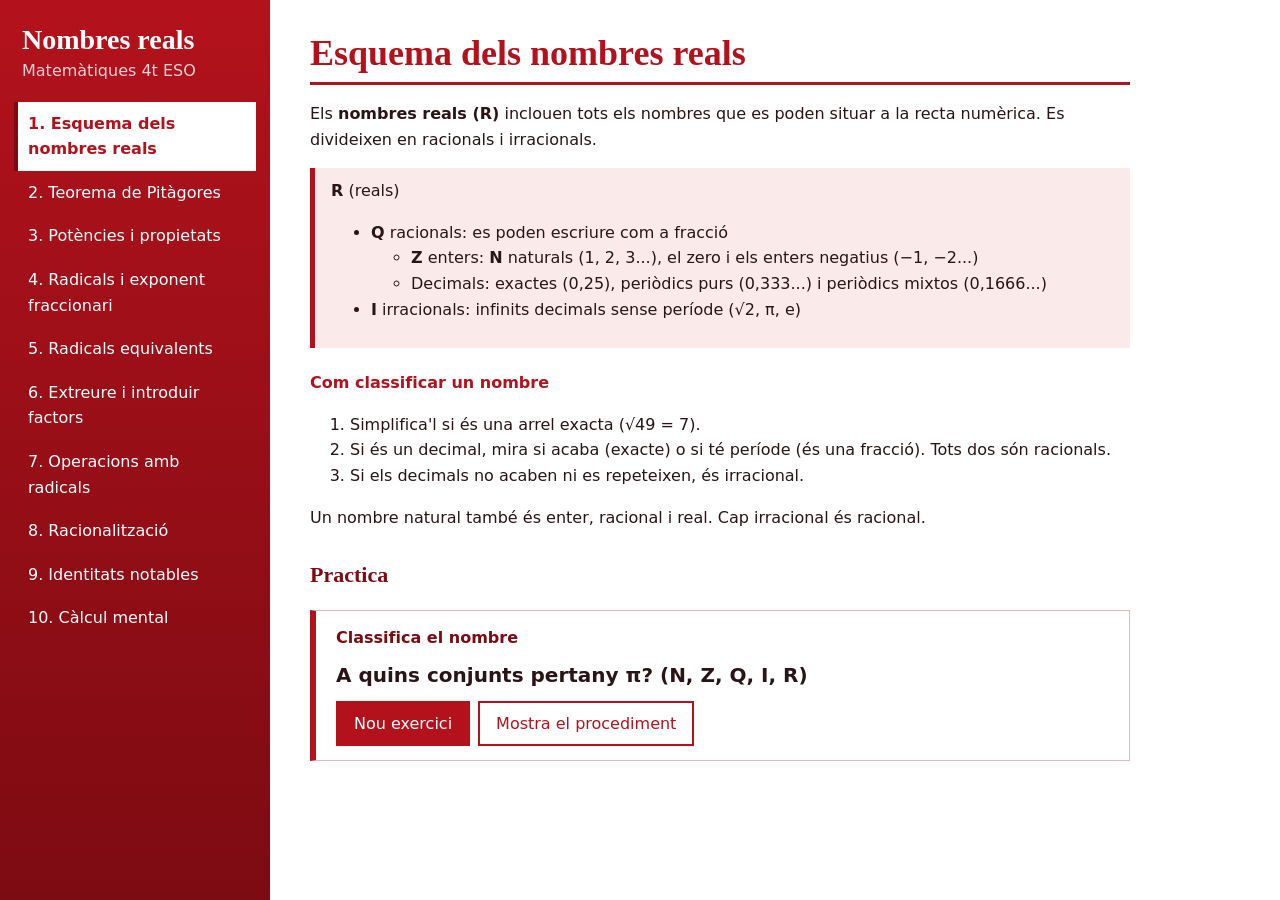
<file: matestema1/index.html>
<!DOCTYPE html>
<html lang="ca">
<head>
<meta charset="UTF-8">
<meta name="viewport" content="width=device-width, initial-scale=1">
<title>Matemàtiques 4t ESO - Nombres reals</title>
<link rel="stylesheet" href="css/style.css">
</head>
<body>
<aside>
<h1>Nombres reals</h1>
<p class="sub">Matemàtiques 4t ESO</p>
<nav id="nav"></nav>
</aside>
<main id="main"></main>
<script src="js/app.js"></script>
</body>
</html>
</file>
<file: matestema1/css/style.css>
:root{--r:#b3121c;--rd:#7d0b12;--rl:#fbeaea;--t:#2a1416}
*{box-sizing:border-box}
body{margin:0;display:flex;min-height:100vh;font:16px/1.6 "Segoe UI",system-ui,sans-serif;color:var(--t);background:#fff}
aside{width:270px;flex:none;background:linear-gradient(180deg,var(--r),var(--rd));color:#fff;padding:24px 14px;position:sticky;top:0;height:100vh;overflow:auto}
aside h1{font:700 28px Georgia,serif;margin:0 8px}
.sub{margin:2px 8px 18px;opacity:.8}
nav button{display:block;width:100%;text-align:left;background:none;border:0;color:#fff;padding:9px 10px;font:inherit;cursor:pointer;border-left:4px solid transparent}
nav button:hover{background:rgba(255,255,255,.12)}
nav button.on{background:#fff;color:var(--r);border-left-color:var(--rd);font-weight:600}
main{flex:1;max-width:900px;padding:32px 40px 80px}
h2{font:700 36px Georgia,serif;color:var(--r);margin:0 0 12px;border-bottom:3px solid var(--r);padding-bottom:8px}
h3{font:700 22px Georgia,serif;color:var(--rd);margin-top:32px}
.th h4{color:var(--r);margin:22px 0 4px}
.box{background:var(--rl);border-left:5px solid var(--r);padding:10px 16px;margin:12px 0}
.ex{border:1px solid #e4b9bb;padding:8px 16px;margin:12px 0}
table{border-collapse:collapse;margin:10px 0}td,th{border:1px solid #e4b9bb;padding:6px 12px}th{background:var(--r);color:#fff}
.card{border:1px solid #e4b9bb;border-left:6px solid var(--r);padding:14px 20px;margin:16px 0}
.card h4{margin:0 0 6px;color:var(--rd)}
.q{font-size:20px;margin:8px 0;font-weight:600}
.ans ol{margin:8px 0;padding-left:22px}.fin{background:var(--r);color:#fff;padding:8px 14px;margin-top:8px;font-weight:600}
.bt{display:flex;gap:8px;flex-wrap:wrap;margin-top:10px}
button.b1,button.b2{padding:8px 16px;font:inherit;cursor:pointer;border:2px solid var(--r)}
.b1{background:var(--r);color:#fff}.b2{background:#fff;color:var(--r)}
button:focus-visible,input:focus-visible{outline:3px solid #000;outline-offset:2px}
input{font:inherit;padding:7px;border:2px solid var(--r);width:160px}
@media(max-width:760px){body{display:block}aside{width:auto;height:auto;position:static}nav{display:flex;flex-wrap:wrap}nav button{width:auto}main{padding:20px}}
</file>
